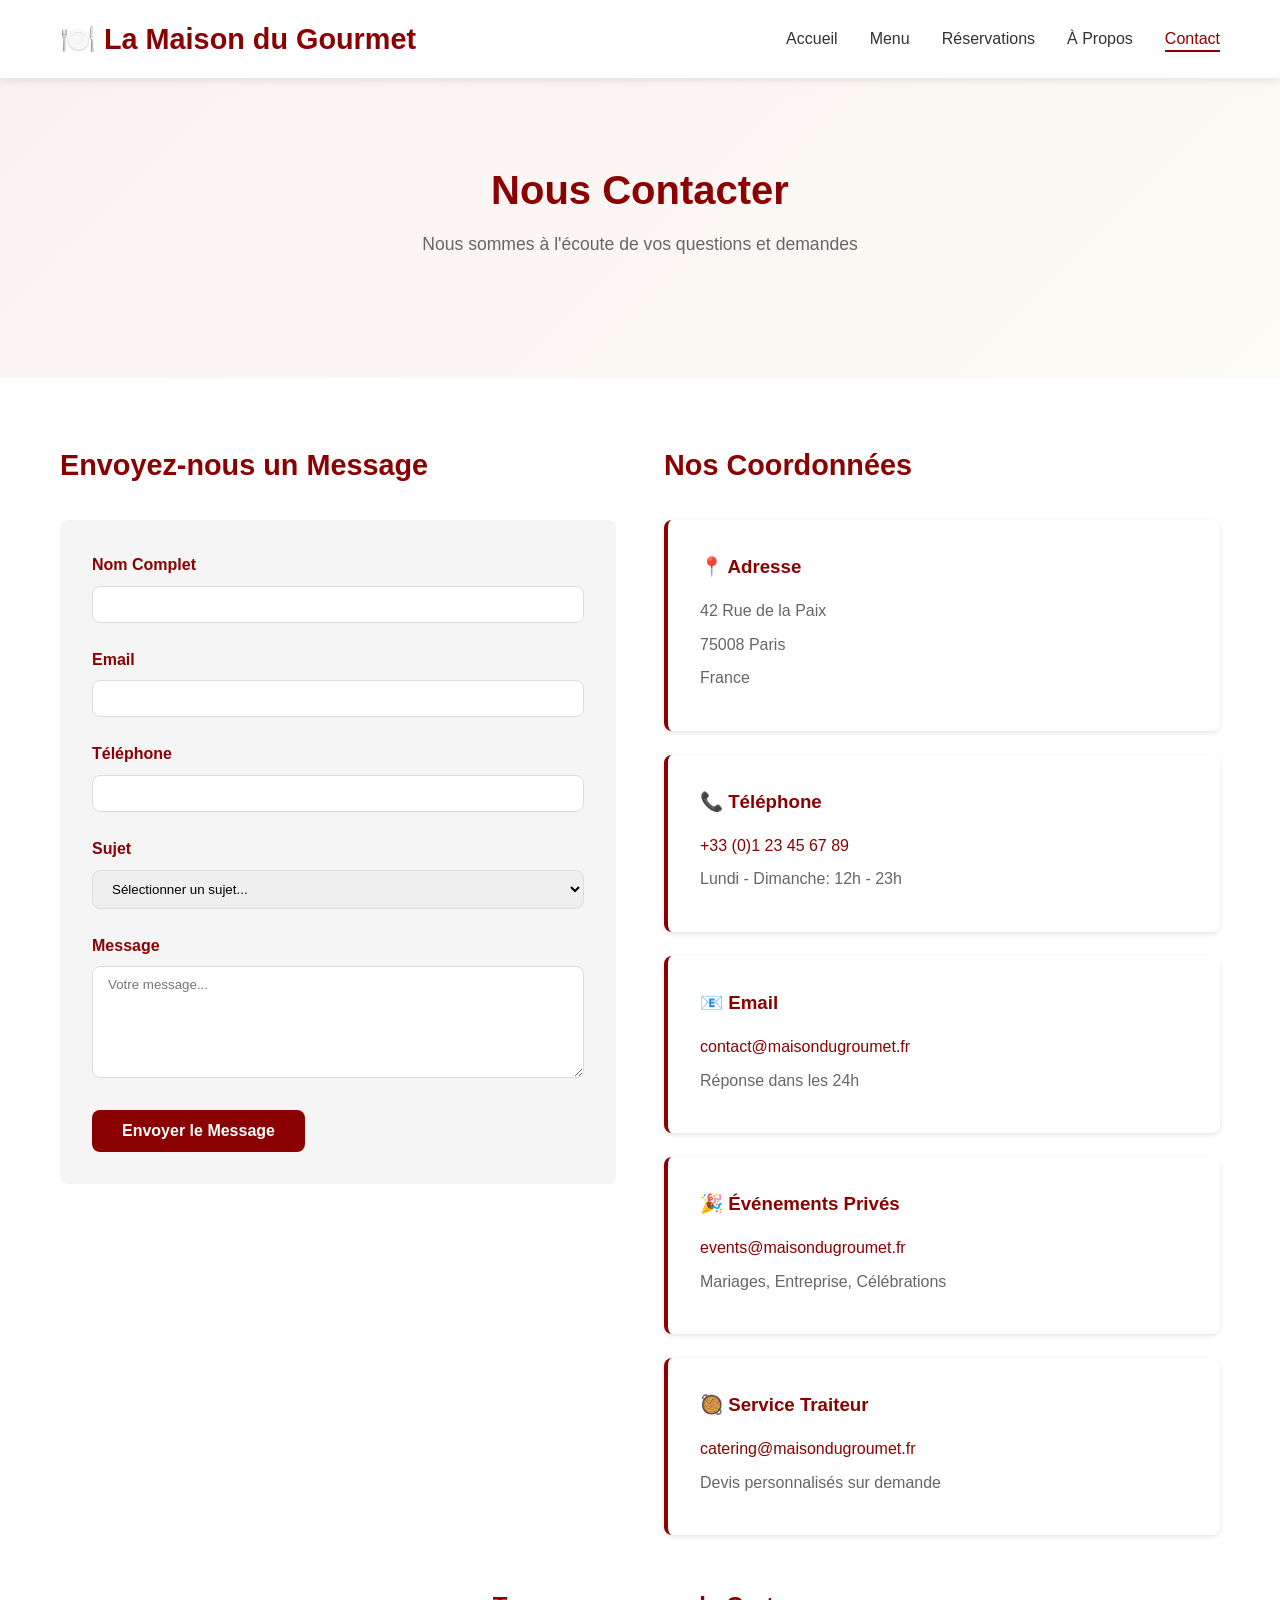
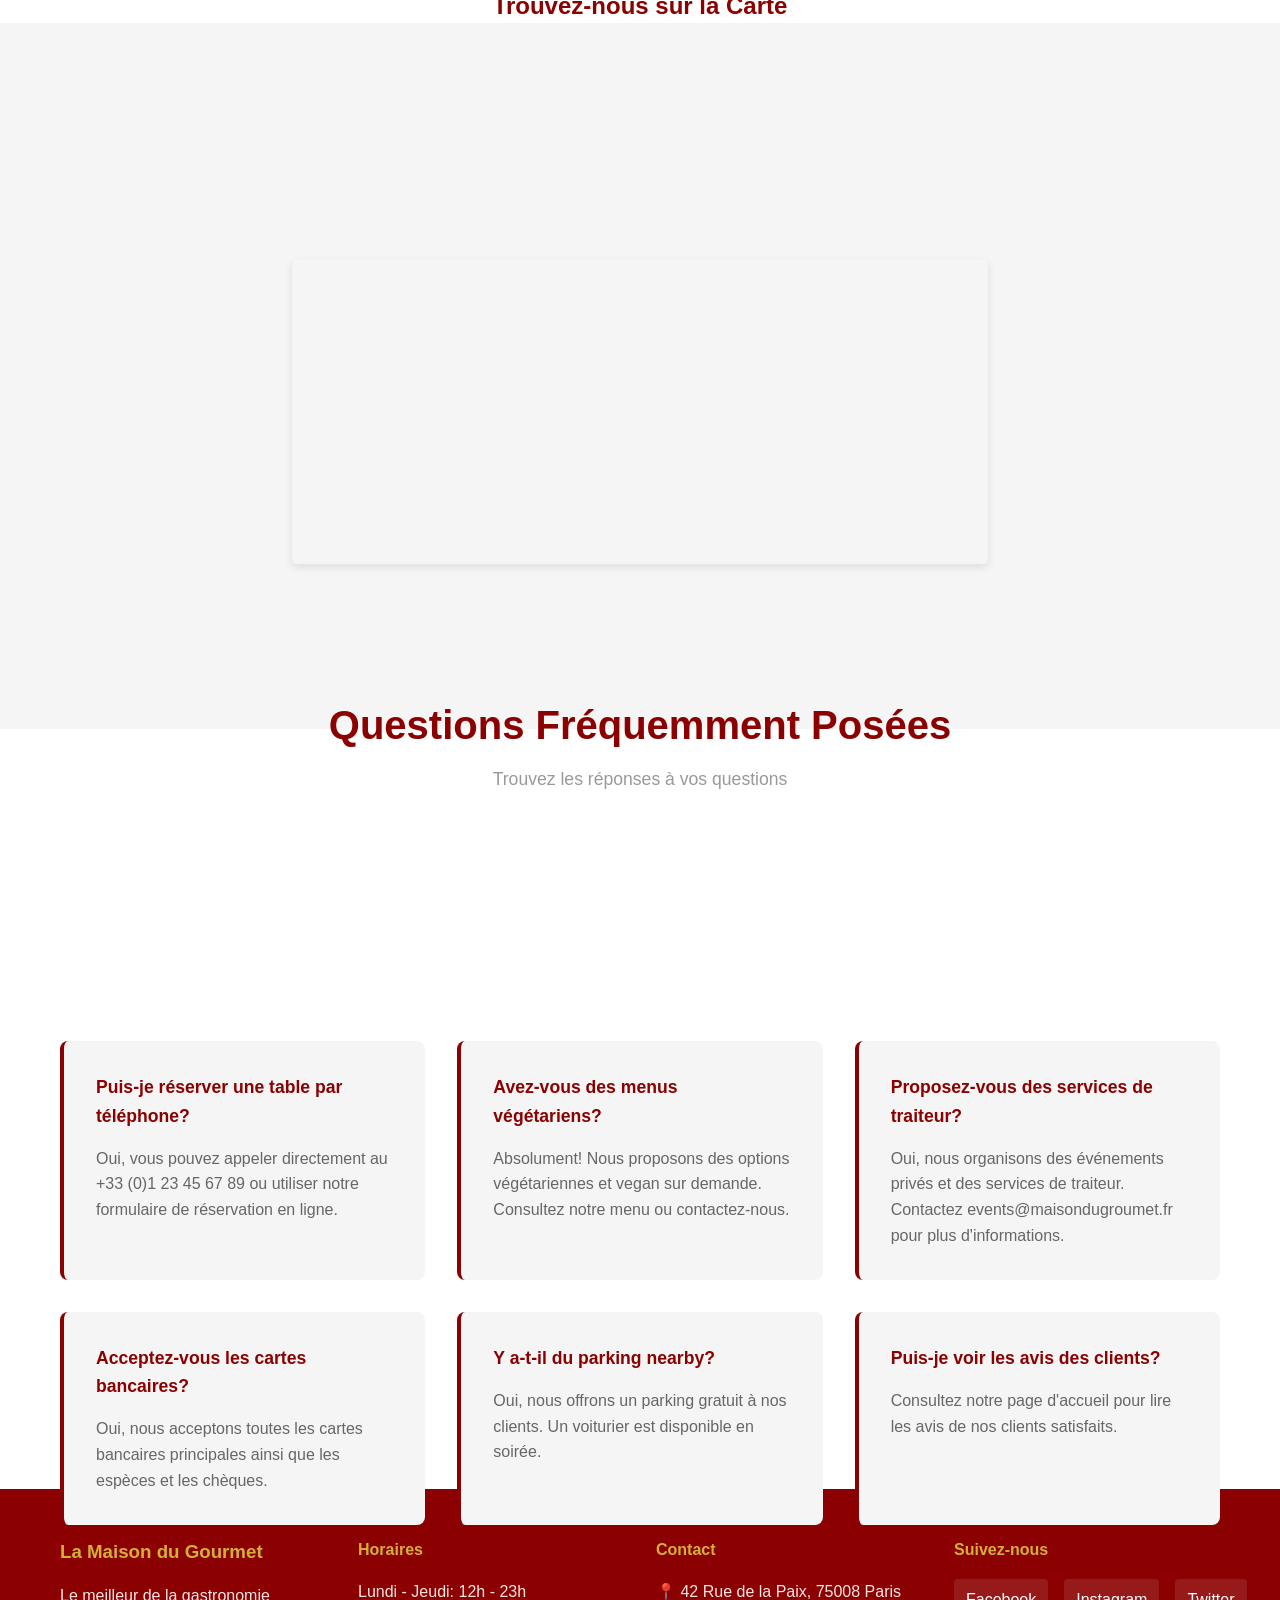
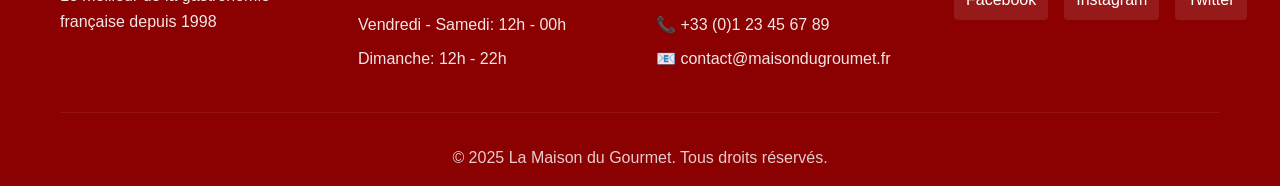
<file: page/contact.html>
<!DOCTYPE html>
<html lang="fr">
<head>
    <meta charset="UTF-8">
    <meta name="viewport" content="width=device-width, initial-scale=1.0">
    <title>Contact - La Maison du Gourmet</title>
    <link rel="stylesheet" href="../css/style.css">
    <link href="https://unpkg.com/aos@2.3.1/dist/aos.css" rel="stylesheet">
</head>
<body>
    <!-- NAVBAR -->
    <nav class="navbar">
        <div class="container">
            <div class="nav-wrapper">
                <div class="logo">
                    <h1>🍽️ La Maison du Gourmet</h1>
                </div>
                <div class="nav-toggle" id="navToggle">
                    <span></span>
                    <span></span>
                    <span></span>
                </div>
                <ul class="nav-menu" id="navMenu">
                    <li><a href="../index.html">Accueil</a></li>
                    <li><a href="menu.html">Menu</a></li>
                    <li><a href="reservations.html">Réservations</a></li>
                    <li><a href="about.html">À Propos</a></li>
                    <li><a href="contact.html" class="active">Contact</a></li>
                </ul>
            </div>
        </div>
    </nav>

    <!-- HERO SECTION -->
    <section class="hero hero-small">
        <div class="hero-content" data-aos="fade-up" data-aos-duration="1000">
            <h1>Nous Contacter</h1>
            <p>Nous sommes à l'écoute de vos questions et demandes</p>
        </div>
    </section>

    <!-- CONTACT SECTION -->
    <section class="contact-section">
        <div class="container">
            <div class="contact-wrapper">
                <!-- FORM -->
                <div class="contact-form-container" data-aos="fade-right">
                    <h2>Envoyez-nous un Message</h2>
                    <form class="contact-form" id="contactForm">
                        <div class="form-group">
                            <label for="cname">Nom Complet</label>
                            <input type="text" id="cname" name="cname" required>
                        </div>
                        <div class="form-group">
                            <label for="cemail">Email</label>
                            <input type="email" id="cemail" name="cemail" required>
                        </div>
                        <div class="form-group">
                            <label for="cphone">Téléphone</label>
                            <input type="tel" id="cphone" name="cphone">
                        </div>
                        <div class="form-group">
                            <label for="subject">Sujet</label>
                            <select id="subject" name="subject" required>
                                <option value="">Sélectionner un sujet...</option>
                                <option value="reservation">Question sur les réservations</option>
                                <option value="menu">Question sur le menu</option>
                                <option value="event">Événements privés</option>
                                <option value="catering">Service de traiteur</option>
                                <option value="other">Autre</option>
                            </select>
                        </div>
                        <div class="form-group">
                            <label for="message">Message</label>
                            <textarea id="message" name="message" rows="6" required placeholder="Votre message..."></textarea>
                        </div>
                        <button type="submit" class="btn btn-primary">Envoyer le Message</button>
                    </form>
                </div>

                <!-- CONTACT INFO -->
                <div class="contact-info" data-aos="fade-left">
                    <h2>Nos Coordonnées</h2>
                    
                    <div class="contact-item">
                        <h3>📍 Adresse</h3>
                        <p>42 Rue de la Paix</p>
                        <p>75008 Paris</p>
                        <p>France</p>
                    </div>

                    <div class="contact-item">
                        <h3>📞 Téléphone</h3>
                        <p><a href="tel:+33123456789">+33 (0)1 23 45 67 89</a></p>
                        <p>Lundi - Dimanche: 12h - 23h</p>
                    </div>

                    <div class="contact-item">
                        <h3>📧 Email</h3>
                        <p><a href="mailto:contact@maisondugroumet.fr">contact@maisondugroumet.fr</a></p>
                        <p>Réponse dans les 24h</p>
                    </div>

                    <div class="contact-item">
                        <h3>🎉 Événements Privés</h3>
                        <p><a href="mailto:events@maisondugroumet.fr">events@maisondugroumet.fr</a></p>
                        <p>Mariages, Entreprise, Célébrations</p>
                    </div>

                    <div class="contact-item">
                        <h3>🥘 Service Traiteur</h3>
                        <p><a href="mailto:catering@maisondugroumet.fr">catering@maisondugroumet.fr</a></p>
                        <p>Devis personnalisés sur demande</p>
                    </div>
                </div>
            </div>
        </div>
    </section>

    <!-- MAP SECTION -->
    <section class="map-section">
        <div class="container">
            <h2 data-aos="fade-down">Trouvez-nous sur la Carte</h2>
            <div class="map-container" data-aos="zoom-in">
                <iframe src="https://www.google.com/maps/embed?pb=!1m18!1m12!1m3!1d2624.856490949326!2d2.3069!3d48.8728!2m3!1f0!2f0!3f0!3m2!1i1024!2i768!4f13.1!3m3!1m2!1s0x47e66f42e34c6c6f%3A0x5c8a3e7c3d6f3f6f!2s42%20Rue%20de%20la%20Paix%2C%2075008%20Paris!5e0!3m2!1sfr!2sfr!4v1234567890" width="100%" height="500" style="border:0;" allowfullscreen="" loading="lazy" referrerpolicy="no-referrer-when-downgrade"></iframe>
            </div>
        </div>
    </section>

    <!-- FAQ SECTION -->
    <section class="faq-section">
        <div class="container">
            <div class="section-title" data-aos="fade-down">
                <h2>Questions Fréquemment Posées</h2>
                <p>Trouvez les réponses à vos questions</p>
            </div>
            <div class="faq-grid">
                <div class="faq-card" data-aos="fade-up">
                    <h3>Puis-je réserver une table par téléphone?</h3>
                    <p>Oui, vous pouvez appeler directement au +33 (0)1 23 45 67 89 ou utiliser notre formulaire de réservation en ligne.</p>
                </div>
                <div class="faq-card" data-aos="fade-up" data-aos-delay="100">
                    <h3>Avez-vous des menus végétariens?</h3>
                    <p>Absolument! Nous proposons des options végétariennes et vegan sur demande. Consultez notre menu ou contactez-nous.</p>
                </div>
                <div class="faq-card" data-aos="fade-up" data-aos-delay="200">
                    <h3>Proposez-vous des services de traiteur?</h3>
                    <p>Oui, nous organisons des événements privés et des services de traiteur. Contactez events@maisondugroumet.fr pour plus d'informations.</p>
                </div>
                <div class="faq-card" data-aos="fade-up" data-aos-delay="300">
                    <h3>Acceptez-vous les cartes bancaires?</h3>
                    <p>Oui, nous acceptons toutes les cartes bancaires principales ainsi que les espèces et les chèques.</p>
                </div>
                <div class="faq-card" data-aos="fade-up" data-aos-delay="400">
                    <h3>Y a-t-il du parking nearby?</h3>
                    <p>Oui, nous offrons un parking gratuit à nos clients. Un voiturier est disponible en soirée.</p>
                </div>
                <div class="faq-card" data-aos="fade-up" data-aos-delay="500">
                    <h3>Puis-je voir les avis des clients?</h3>
                    <p>Consultez notre page d'accueil pour lire les avis de nos clients satisfaits.</p>
                </div>
            </div>
        </div>
    </section>

    <!-- FOOTER -->
    <footer class="footer">
        <div class="container">
            <div class="footer-content">
                <div class="footer-section">
                    <h3>La Maison du Gourmet</h3>
                    <p>Le meilleur de la gastronomie française depuis 1998</p>
                </div>
                <div class="footer-section">
                    <h4>Horaires</h4>
                    <p>Lundi - Jeudi: 12h - 23h</p>
                    <p>Vendredi - Samedi: 12h - 00h</p>
                    <p>Dimanche: 12h - 22h</p>
                </div>
                <div class="footer-section">
                    <h4>Contact</h4>
                    <p>📍 42 Rue de la Paix, 75008 Paris</p>
                    <p>📞 +33 (0)1 23 45 67 89</p>
                    <p>📧 contact@maisondugroumet.fr</p>
                </div>
                <div class="footer-section">
                    <h4>Suivez-nous</h4>
                    <div class="social-links">
                        <a href="#" class="social-icon">Facebook</a>
                        <a href="#" class="social-icon">Instagram</a>
                        <a href="#" class="social-icon">Twitter</a>
                    </div>
                </div>
            </div>
            <div class="footer-bottom">
                <p>&copy; 2025 La Maison du Gourmet. Tous droits réservés.</p>
            </div>
        </div>
    </footer>

    <script src="https://unpkg.com/aos@2.3.1/dist/aos.js"></script>
    <script src="../js/script.js"></script>
</body>
</html>
</file>
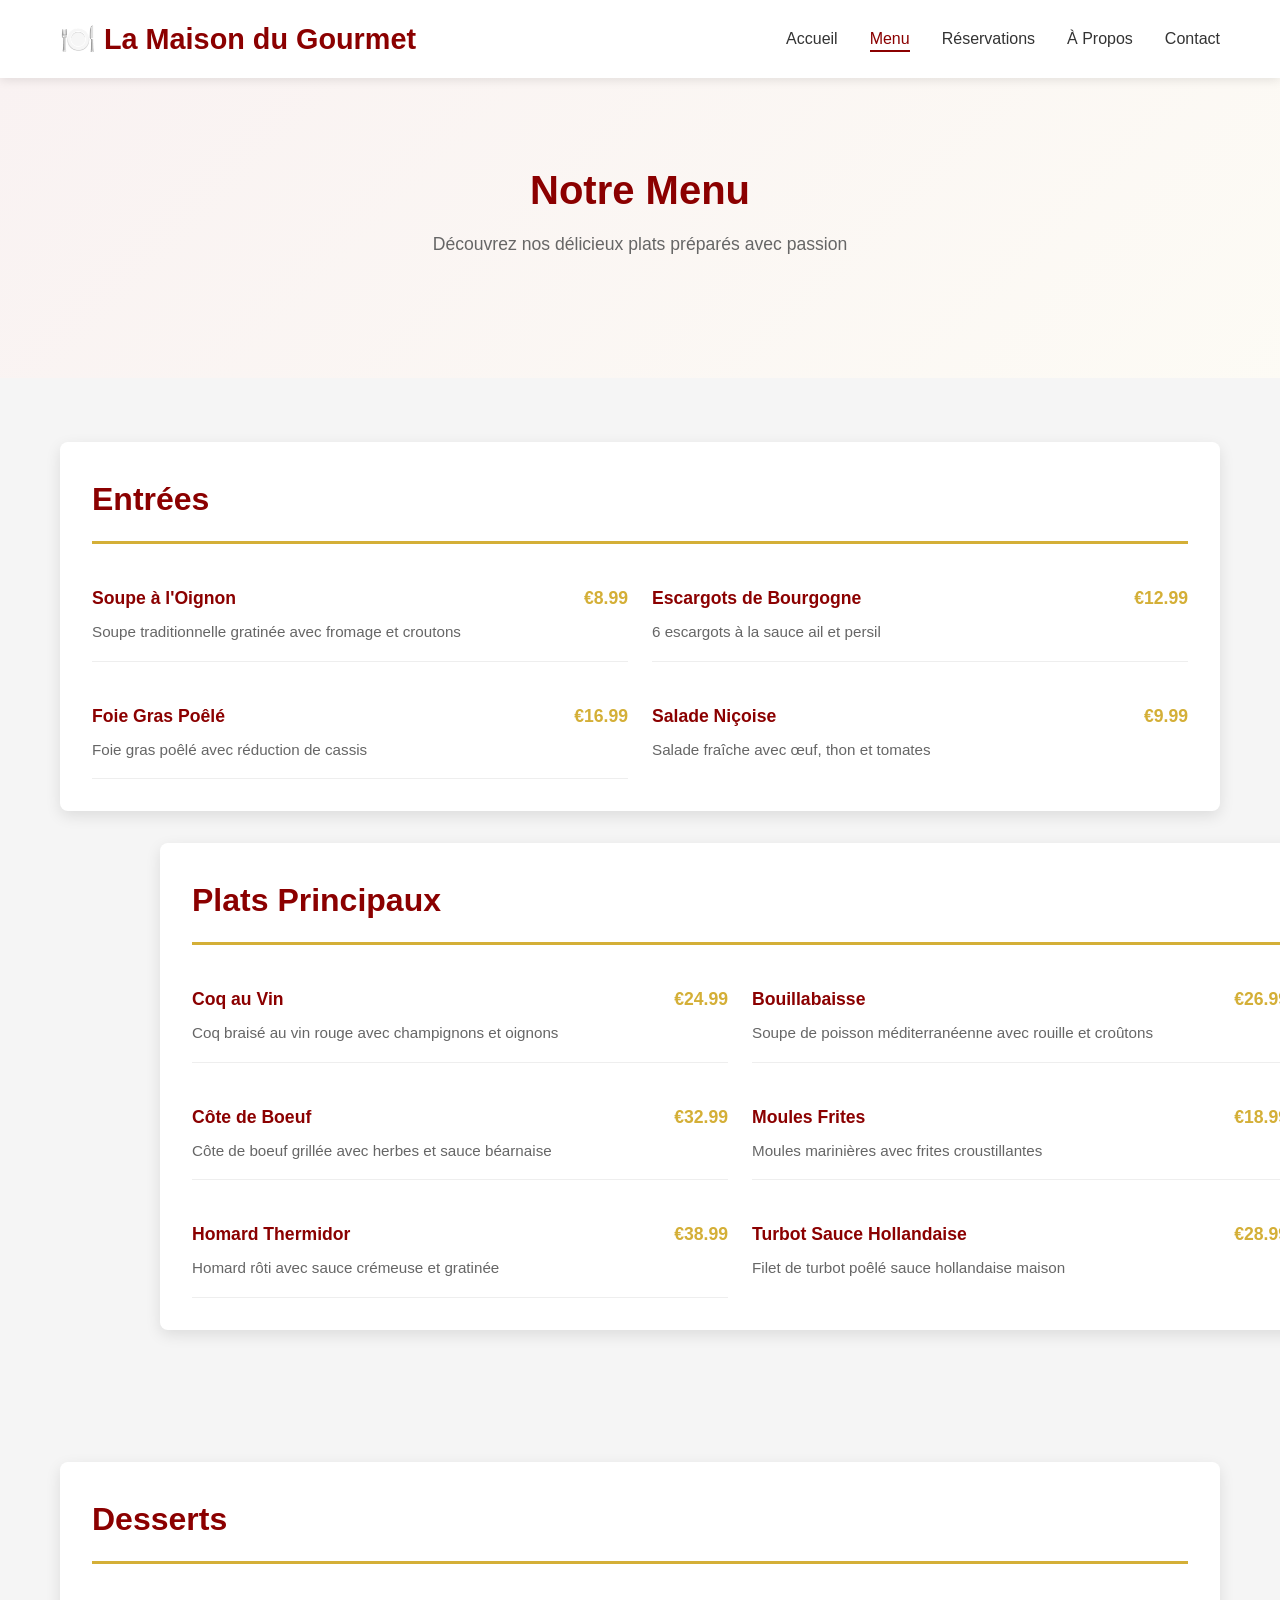
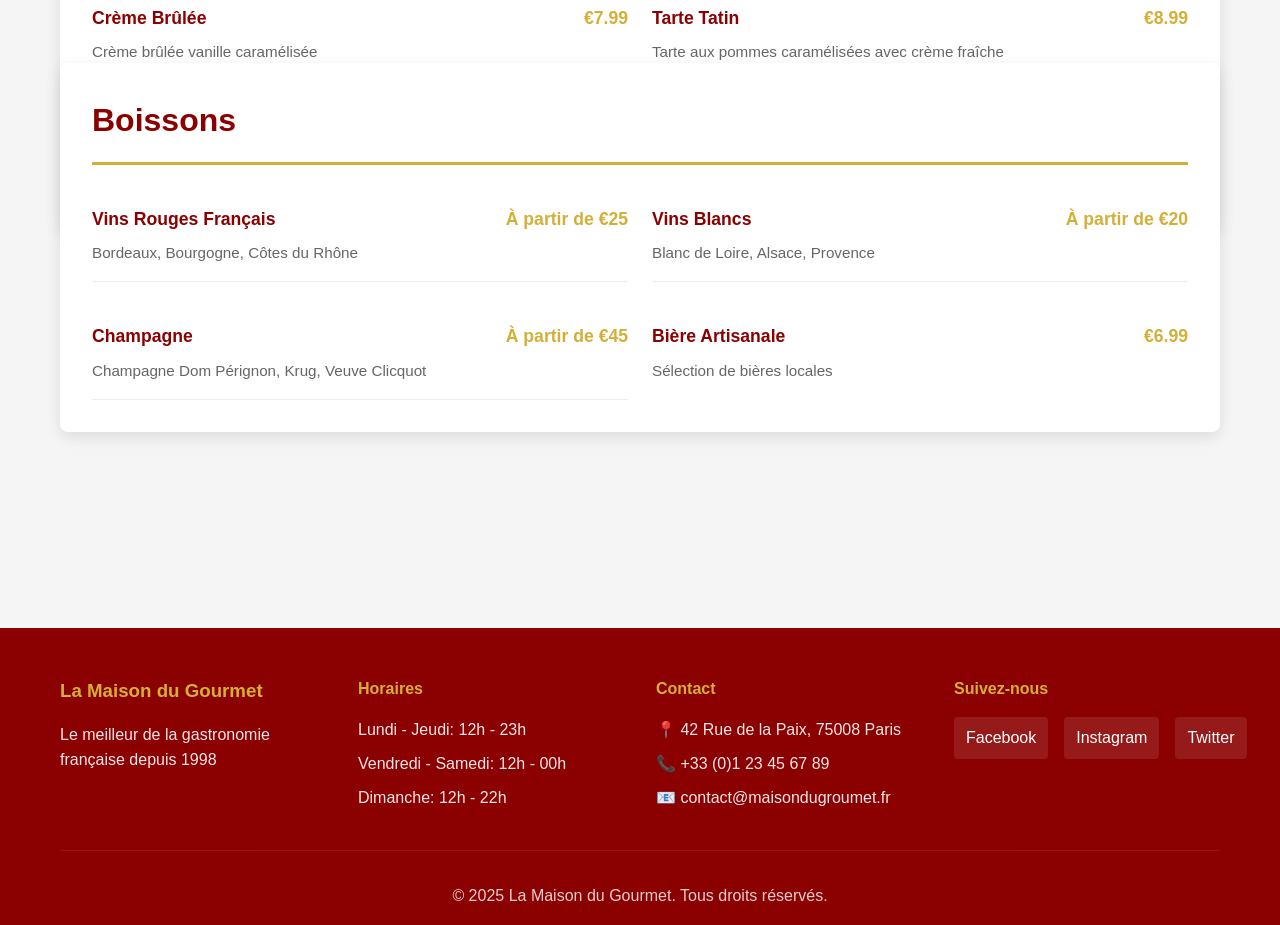
<file: page/menu.html>
<!DOCTYPE html>
<html lang="fr">
<head>
    <meta charset="UTF-8">
    <meta name="viewport" content="width=device-width, initial-scale=1.0">
    <title>Menu - La Maison du Gourmet</title>
    <link rel="stylesheet" href="../css/style.css">
    <link href="https://unpkg.com/aos@2.3.1/dist/aos.css" rel="stylesheet">
</head>
<body>
    <!-- NAVBAR -->
    <nav class="navbar">
        <div class="container">
            <div class="nav-wrapper">
                <div class="logo">
                    <h1>🍽️ La Maison du Gourmet</h1>
                </div>
                <div class="nav-toggle" id="navToggle">
                    <span></span>
                    <span></span>
                    <span></span>
                </div>
                <ul class="nav-menu" id="navMenu">
                    <li><a href="../index.html">Accueil</a></li>
                    <li><a href="menu.html" class="active">Menu</a></li>
                    <li><a href="reservations.html">Réservations</a></li>
                    <li><a href="about.html">À Propos</a></li>
                    <li><a href="contact.html">Contact</a></li>
                </ul>
            </div>
        </div>
    </nav>

    <!-- HERO SECTION -->
    <section class="hero hero-small">
        <div class="hero-content" data-aos="fade-up" data-aos-duration="1000">
            <h1>Notre Menu</h1>
            <p>Découvrez nos délicieux plats préparés avec passion</p>
        </div>
    </section>

    <!-- MENU SECTION -->
    <section class="menu-section">
        <div class="container">
            <!-- ENTRÉES -->
            <div class="menu-category" data-aos="fade-right">
                <h2 class="menu-category-title">Entrées</h2>
                <div class="menu-items">
                    <div class="menu-item">
                        <div class="item-header">
                            <h3>Soupe à l'Oignon</h3>
                            <span class="price">€8.99</span>
                        </div>
                        <p>Soupe traditionnelle gratinée avec fromage et croutons</p>
                    </div>
                    <div class="menu-item">
                        <div class="item-header">
                            <h3>Escargots de Bourgogne</h3>
                            <span class="price">€12.99</span>
                        </div>
                        <p>6 escargots à la sauce ail et persil</p>
                    </div>
                    <div class="menu-item">
                        <div class="item-header">
                            <h3>Foie Gras Poêlé</h3>
                            <span class="price">€16.99</span>
                        </div>
                        <p>Foie gras poêlé avec réduction de cassis</p>
                    </div>
                    <div class="menu-item">
                        <div class="item-header">
                            <h3>Salade Niçoise</h3>
                            <span class="price">€9.99</span>
                        </div>
                        <p>Salade fraîche avec œuf, thon et tomates</p>
                    </div>
                </div>
            </div>

            <!-- PLATS PRINCIPAUX -->
            <div class="menu-category" data-aos="fade-left">
                <h2 class="menu-category-title">Plats Principaux</h2>
                <div class="menu-items">
                    <div class="menu-item">
                        <div class="item-header">
                            <h3>Coq au Vin</h3>
                            <span class="price">€24.99</span>
                        </div>
                        <p>Coq braisé au vin rouge avec champignons et oignons</p>
                    </div>
                    <div class="menu-item">
                        <div class="item-header">
                            <h3>Bouillabaisse</h3>
                            <span class="price">€26.99</span>
                        </div>
                        <p>Soupe de poisson méditerranéenne avec rouille et croûtons</p>
                    </div>
                    <div class="menu-item">
                        <div class="item-header">
                            <h3>Côte de Boeuf</h3>
                            <span class="price">€32.99</span>
                        </div>
                        <p>Côte de boeuf grillée avec herbes et sauce béarnaise</p>
                    </div>
                    <div class="menu-item">
                        <div class="item-header">
                            <h3>Moules Frites</h3>
                            <span class="price">€18.99</span>
                        </div>
                        <p>Moules marinières avec frites croustillantes</p>
                    </div>
                    <div class="menu-item">
                        <div class="item-header">
                            <h3>Homard Thermidor</h3>
                            <span class="price">€38.99</span>
                        </div>
                        <p>Homard rôti avec sauce crémeuse et gratinée</p>
                    </div>
                    <div class="menu-item">
                        <div class="item-header">
                            <h3>Turbot Sauce Hollandaise</h3>
                            <span class="price">€28.99</span>
                        </div>
                        <p>Filet de turbot poêlé sauce hollandaise maison</p>
                    </div>
                </div>
            </div>

            <!-- DESSERTS -->
            <div class="menu-category" data-aos="fade-up">
                <h2 class="menu-category-title">Desserts</h2>
                <div class="menu-items">
                    <div class="menu-item">
                        <div class="item-header">
                            <h3>Crème Brûlée</h3>
                            <span class="price">€7.99</span>
                        </div>
                        <p>Crème brûlée vanille caramélisée</p>
                    </div>
                    <div class="menu-item">
                        <div class="item-header">
                            <h3>Tarte Tatin</h3>
                            <span class="price">€8.99</span>
                        </div>
                        <p>Tarte aux pommes caramélisées avec crème fraîche</p>
                    </div>
                    <div class="menu-item">
                        <div class="item-header">
                            <h3>Soufflé au Chocolat</h3>
                            <span class="price">€9.99</span>
                        </div>
                        <p>Soufflé au chocolat noir fondant</p>
                    </div>
                    <div class="menu-item">
                        <div class="item-header">
                            <h3>Moelleux aux Fruits Rouges</h3>
                            <span class="price">€8.99</span>
                        </div>
                        <p>Moelleux aux fruits rouges et coulis de framboise</p>
                    </div>
                </div>
            </div>

            <!-- BOISSONS -->
            <div class="menu-category" data-aos="fade-down">
                <h2 class="menu-category-title">Boissons</h2>
                <div class="menu-items">
                    <div class="menu-item">
                        <div class="item-header">
                            <h3>Vins Rouges Français</h3>
                            <span class="price">À partir de €25</span>
                        </div>
                        <p>Bordeaux, Bourgogne, Côtes du Rhône</p>
                    </div>
                    <div class="menu-item">
                        <div class="item-header">
                            <h3>Vins Blancs</h3>
                            <span class="price">À partir de €20</span>
                        </div>
                        <p>Blanc de Loire, Alsace, Provence</p>
                    </div>
                    <div class="menu-item">
                        <div class="item-header">
                            <h3>Champagne</h3>
                            <span class="price">À partir de €45</span>
                        </div>
                        <p>Champagne Dom Pérignon, Krug, Veuve Clicquot</p>
                    </div>
                    <div class="menu-item">
                        <div class="item-header">
                            <h3>Bière Artisanale</h3>
                            <span class="price">€6.99</span>
                        </div>
                        <p>Sélection de bières locales</p>
                    </div>
                </div>
            </div>
        </div>
    </section>

    <!-- FOOTER -->
    <footer class="footer">
        <div class="container">
            <div class="footer-content">
                <div class="footer-section">
                    <h3>La Maison du Gourmet</h3>
                    <p>Le meilleur de la gastronomie française depuis 1998</p>
                </div>
                <div class="footer-section">
                    <h4>Horaires</h4>
                    <p>Lundi - Jeudi: 12h - 23h</p>
                    <p>Vendredi - Samedi: 12h - 00h</p>
                    <p>Dimanche: 12h - 22h</p>
                </div>
                <div class="footer-section">
                    <h4>Contact</h4>
                    <p>📍 42 Rue de la Paix, 75008 Paris</p>
                    <p>📞 +33 (0)1 23 45 67 89</p>
                    <p>📧 contact@maisondugroumet.fr</p>
                </div>
                <div class="footer-section">
                    <h4>Suivez-nous</h4>
                    <div class="social-links">
                        <a href="#" class="social-icon">Facebook</a>
                        <a href="#" class="social-icon">Instagram</a>
                        <a href="#" class="social-icon">Twitter</a>
                    </div>
                </div>
            </div>
            <div class="footer-bottom">
                <p>&copy; 2025 La Maison du Gourmet. Tous droits réservés.</p>
            </div>
        </div>
    </footer>

    <script src="https://unpkg.com/aos@2.3.1/dist/aos.js"></script>
    <script src="../js/script.js"></script>
</body>
</html>
</file>
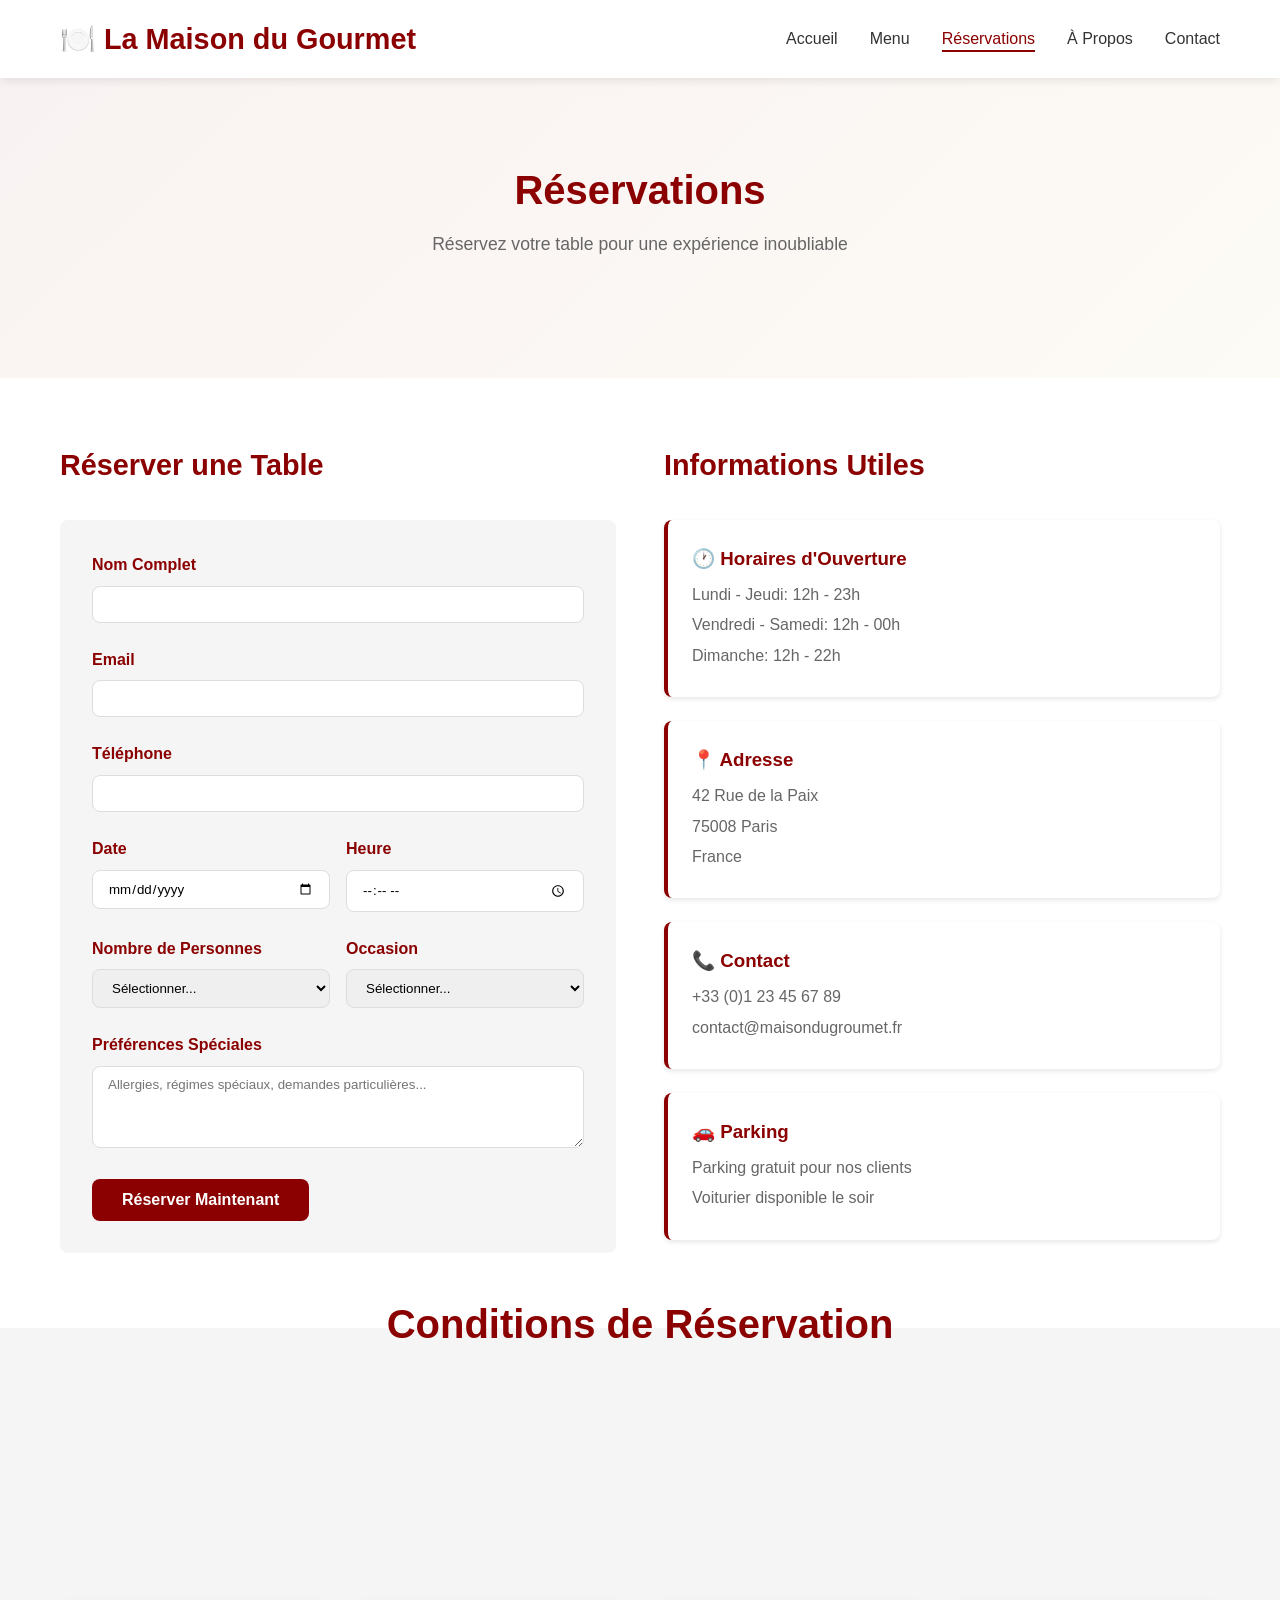
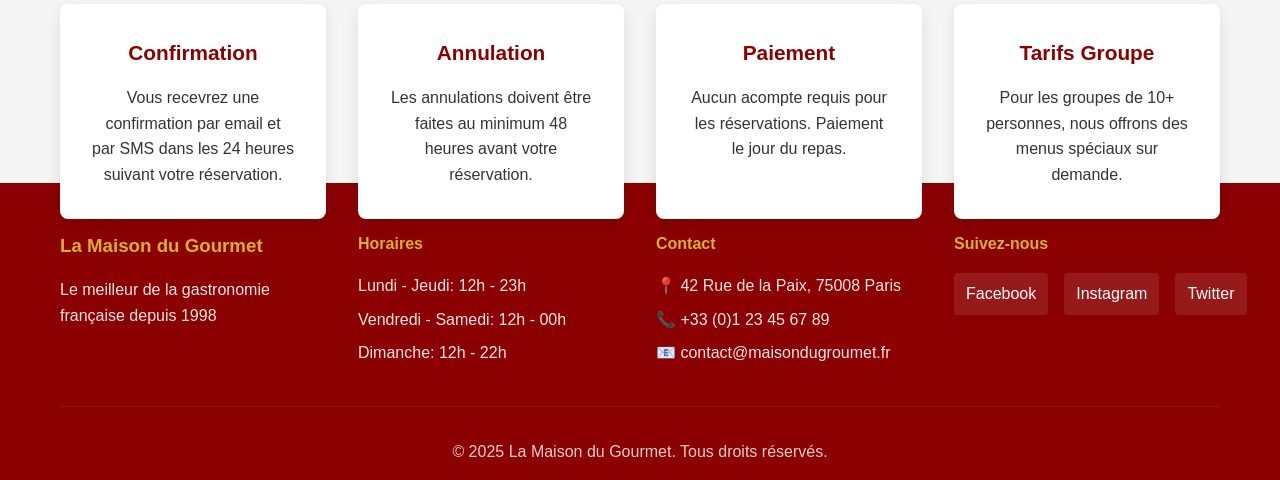
<file: page/reservations.html>
<!DOCTYPE html>
<html lang="fr">
<head>
    <meta charset="UTF-8">
    <meta name="viewport" content="width=device-width, initial-scale=1.0">
    <title>Réservations - La Maison du Gourmet</title>
    <link rel="stylesheet" href="../css/style.css">
    <link href="https://unpkg.com/aos@2.3.1/dist/aos.css" rel="stylesheet">
</head>
<body>
    <!-- NAVBAR -->
    <nav class="navbar">
        <div class="container">
            <div class="nav-wrapper">
                <div class="logo">
                    <h1>🍽️ La Maison du Gourmet</h1>
                </div>
                <div class="nav-toggle" id="navToggle">
                    <span></span>
                    <span></span>
                    <span></span>
                </div>
                <ul class="nav-menu" id="navMenu">
                    <li><a href="../index.html">Accueil</a></li>
                    <li><a href="menu.html">Menu</a></li>
                    <li><a href="reservations.html" class="active">Réservations</a></li>
                    <li><a href="about.html">À Propos</a></li>
                    <li><a href="contact.html">Contact</a></li>
                </ul>
            </div>
        </div>
    </nav>

    <!-- HERO SECTION -->
    <section class="hero hero-small">
        <div class="hero-content" data-aos="fade-up" data-aos-duration="1000">
            <h1>Réservations</h1>
            <p>Réservez votre table pour une expérience inoubliable</p>
        </div>
    </section>

    <!-- BOOKING SECTION -->
    <section class="booking-section">
        <div class="container">
            <div class="booking-wrapper">
                <div class="booking-form-container" data-aos="fade-right">
                    <h2>Réserver une Table</h2>
                    <form class="booking-form" id="bookingForm">
                        <div class="form-group">
                            <label for="name">Nom Complet</label>
                            <input type="text" id="name" name="name" required>
                        </div>
                        <div class="form-group">
                            <label for="email">Email</label>
                            <input type="email" id="email" name="email" required>
                        </div>
                        <div class="form-group">
                            <label for="phone">Téléphone</label>
                            <input type="tel" id="phone" name="phone" required>
                        </div>
                        <div class="form-row">
                            <div class="form-group">
                                <label for="date">Date</label>
                                <input type="date" id="date" name="date" required>
                            </div>
                            <div class="form-group">
                                <label for="time">Heure</label>
                                <input type="time" id="time" name="time" required>
                            </div>
                        </div>
                        <div class="form-row">
                            <div class="form-group">
                                <label for="guests">Nombre de Personnes</label>
                                <select id="guests" name="guests" required>
                                    <option value="">Sélectionner...</option>
                                    <option value="1">1 personne</option>
                                    <option value="2">2 personnes</option>
                                    <option value="3">3 personnes</option>
                                    <option value="4">4 personnes</option>
                                    <option value="5">5 personnes</option>
                                    <option value="6">6 personnes</option>
                                    <option value="7">7 personnes</option>
                                    <option value="8">8+ personnes</option>
                                </select>
                            </div>
                            <div class="form-group">
                                <label for="occasion">Occasion</label>
                                <select id="occasion" name="occasion">
                                    <option value="">Sélectionner...</option>
                                    <option value="anniversaire">Anniversaire</option>
                                    <option value="fiancailles">Fiançailles</option>
                                    <option value="mariage">Mariage</option>
                                    <option value="affaires">Affaires</option>
                                    <option value="famille">Famille</option>
                                    <option value="autre">Autre</option>
                                </select>
                            </div>
                        </div>
                        <div class="form-group">
                            <label for="preferences">Préférences Spéciales</label>
                            <textarea id="preferences" name="preferences" rows="4" placeholder="Allergies, régimes spéciaux, demandes particulières..."></textarea>
                        </div>
                        <button type="submit" class="btn btn-primary">Réserver Maintenant</button>
                    </form>
                </div>
                <div class="booking-info" data-aos="fade-left">
                    <h2>Informations Utiles</h2>
                    <div class="info-box">
                        <h3>🕐 Horaires d'Ouverture</h3>
                        <p>Lundi - Jeudi: 12h - 23h</p>
                        <p>Vendredi - Samedi: 12h - 00h</p>
                        <p>Dimanche: 12h - 22h</p>
                    </div>
                    <div class="info-box">
                        <h3>📍 Adresse</h3>
                        <p>42 Rue de la Paix</p>
                        <p>75008 Paris</p>
                        <p>France</p>
                    </div>
                    <div class="info-box">
                        <h3>📞 Contact</h3>
                        <p>+33 (0)1 23 45 67 89</p>
                        <p>contact@maisondugroumet.fr</p>
                    </div>
                    <div class="info-box">
                        <h3>🚗 Parking</h3>
                        <p>Parking gratuit pour nos clients</p>
                        <p>Voiturier disponible le soir</p>
                    </div>
                </div>
            </div>
        </div>
    </section>

    <!-- CONDITIONS SECTION -->
    <section class="conditions">
        <div class="container">
            <div class="section-title" data-aos="fade-down">
                <h2>Conditions de Réservation</h2>
            </div>
            <div class="conditions-grid">
                <div class="condition-card" data-aos="fade-up">
                    <h3>Confirmation</h3>
                    <p>Vous recevrez une confirmation par email et par SMS dans les 24 heures suivant votre réservation.</p>
                </div>
                <div class="condition-card" data-aos="fade-up" data-aos-delay="100">
                    <h3>Annulation</h3>
                    <p>Les annulations doivent être faites au minimum 48 heures avant votre réservation.</p>
                </div>
                <div class="condition-card" data-aos="fade-up" data-aos-delay="200">
                    <h3>Paiement</h3>
                    <p>Aucun acompte requis pour les réservations. Paiement le jour du repas.</p>
                </div>
                <div class="condition-card" data-aos="fade-up" data-aos-delay="300">
                    <h3>Tarifs Groupe</h3>
                    <p>Pour les groupes de 10+ personnes, nous offrons des menus spéciaux sur demande.</p>
                </div>
            </div>
        </div>
    </section>

    <!-- FOOTER -->
    <footer class="footer">
        <div class="container">
            <div class="footer-content">
                <div class="footer-section">
                    <h3>La Maison du Gourmet</h3>
                    <p>Le meilleur de la gastronomie française depuis 1998</p>
                </div>
                <div class="footer-section">
                    <h4>Horaires</h4>
                    <p>Lundi - Jeudi: 12h - 23h</p>
                    <p>Vendredi - Samedi: 12h - 00h</p>
                    <p>Dimanche: 12h - 22h</p>
                </div>
                <div class="footer-section">
                    <h4>Contact</h4>
                    <p>📍 42 Rue de la Paix, 75008 Paris</p>
                    <p>📞 +33 (0)1 23 45 67 89</p>
                    <p>📧 contact@maisondugroumet.fr</p>
                </div>
                <div class="footer-section">
                    <h4>Suivez-nous</h4>
                    <div class="social-links">
                        <a href="#" class="social-icon">Facebook</a>
                        <a href="#" class="social-icon">Instagram</a>
                        <a href="#" class="social-icon">Twitter</a>
                    </div>
                </div>
            </div>
            <div class="footer-bottom">
                <p>&copy; 2025 La Maison du Gourmet. Tous droits réservés.</p>
            </div>
        </div>
    </footer>

    <script src="https://unpkg.com/aos@2.3.1/dist/aos.js"></script>
    <script src="../js/script.js"></script>
</body>
</html>
</file>
<file: css/style.css>
* {
    margin: 0;
    padding: 0;
    box-sizing: border-box;
}

:root {
    --primary-color: #8b0000;
    --secondary-color: #d4af37;
    --text-color: #333;
    --light-bg: #f5f5f5;
    --white: #fff;
    --border-radius: 8px;
    --transition: all 0.3s ease;
}

body {
    font-family: 'Segoe UI', Tahoma, Geneva, Verdana, sans-serif;
    color: var(--text-color);
    line-height: 1.6;
}

.container {
    max-width: 1200px;
    margin: 0 auto;
    padding: 0 20px;
}

/* ===== NAVBAR ===== */
.navbar {
    background: var(--white);
    box-shadow: 0 2px 10px rgba(0, 0, 0, 0.1);
    position: sticky;
    top: 0;
    z-index: 1000;
}

.nav-wrapper {
    display: flex;
    justify-content: space-between;
    align-items: center;
    padding: 1rem 0;
}

.logo h1 {
    color: var(--primary-color);
    font-size: 1.8rem;
    font-weight: bold;
}

.nav-menu {
    display: flex;
    list-style: none;
    gap: 2rem;
}

.nav-menu a {
    text-decoration: none;
    color: var(--text-color);
    font-weight: 500;
    transition: var(--transition);
    position: relative;
}

.nav-menu a:hover,
.nav-menu a.active {
    color: var(--primary-color);
}

.nav-menu a::after {
    content: '';
    position: absolute;
    bottom: -5px;
    left: 0;
    width: 0;
    height: 2px;
    background: var(--primary-color);
    transition: width 0.3s ease;
}

.nav-menu a:hover::after,
.nav-menu a.active::after {
    width: 100%;
}

.nav-toggle {
    display: none;
    flex-direction: column;
    cursor: pointer;
    gap: 5px;
}

.nav-toggle span {
    width: 25px;
    height: 3px;
    background: var(--primary-color);
    border-radius: 2px;
    transition: var(--transition);
}

/* ===== BUTTONS ===== */
.btn {
    display: inline-block;
    padding: 12px 30px;
    border: none;
    border-radius: var(--border-radius);
    cursor: pointer;
    font-size: 1rem;
    font-weight: 600;
    text-decoration: none;
    transition: var(--transition);
    margin-right: 10px;
}

.btn-primary {
    background: var(--primary-color);
    color: var(--white);
}

.btn-primary:hover {
    background: #6b0000;
    transform: translateY(-2px);
    box-shadow: 0 5px 15px rgba(139, 0, 0, 0.3);
}

.btn-secondary {
    background: transparent;
    color: var(--primary-color);
    border: 2px solid var(--primary-color);
}

.btn-secondary:hover {
    background: var(--primary-color);
    color: var(--white);
}

.btn-light {
    background: var(--white);
    color: var(--primary-color);
    border: 2px solid var(--white);
}

.btn-light:hover {
    background: transparent;
    color: var(--white);
}

/* ===== HERO SECTION ===== */
.hero {
    display: grid;
    grid-template-columns: 1fr 1fr;
    align-items: center;
    gap: 3rem;
    padding: 4rem 0;
    min-height: 600px;
    background: linear-gradient(135deg, rgba(139, 0, 0, 0.05) 0%, rgba(212, 175, 55, 0.05) 100%);
}

.hero-content h1 {
    font-size: 3.5rem;
    color: var(--primary-color);
    margin-bottom: 1rem;
    line-height: 1.2;
}

.hero-content p {
    font-size: 1.3rem;
    color: #666;
    margin-bottom: 2rem;
}

.hero-image img {
    width: 100%;
    height: auto;
    border-radius: 10px;
    box-shadow: 0 10px 30px rgba(0, 0, 0, 0.2);
}

.hero-small {
    min-height: 300px;
    grid-template-columns: 1fr;
    padding: 3rem 0;
}

.hero-small .hero-content {
    text-align: center;
}

.hero-small .hero-content h1 {
    font-size: 2.5rem;
}

.hero-small .hero-content p {
    font-size: 1.1rem;
}

/* ===== SECTION TITLE ===== */
.section-title {
    text-align: center;
    margin-bottom: 3rem;
}

.section-title h2 {
    font-size: 2.5rem;
    color: var(--primary-color);
    margin-bottom: 0.5rem;
}

.section-title p {
    font-size: 1.1rem;
    color: #999;
}

/* ===== ABOUT SECTION ===== */
.about {
    padding: 4rem 0;
    background: var(--light-bg);
}

.about-grid {
    display: grid;
    grid-template-columns: repeat(auto-fit, minmax(300px, 1fr));
    gap: 2rem;
}

.about-card {
    background: var(--white);
    border-radius: var(--border-radius);
    overflow: hidden;
    box-shadow: 0 5px 15px rgba(0, 0, 0, 0.1);
    transition: var(--transition);
}

.about-card:hover {
    transform: translateY(-10px);
    box-shadow: 0 10px 30px rgba(0, 0, 0, 0.15);
}

.about-card img {
    width: 100%;
    height: 250px;
    object-fit: cover;
}

.about-card h3 {
    color: var(--primary-color);
    padding: 1.5rem 1.5rem 0.5rem;
}

.about-card p {
    padding: 0 1.5rem 1.5rem;
    color: #666;
}

/* ===== SPECIALTIES SECTION ===== */
.specialties {
    padding: 4rem 0;
}

.specialties-grid {
    display: grid;
    grid-template-columns: repeat(auto-fit, minmax(250px, 1fr));
    gap: 2rem;
}

.specialty-card {
    background: var(--white);
    border-radius: var(--border-radius);
    overflow: hidden;
    box-shadow: 0 5px 15px rgba(0, 0, 0, 0.1);
    transition: var(--transition);
    cursor: pointer;
}

.specialty-card:hover {
    transform: scale(1.05);
    box-shadow: 0 10px 30px rgba(139, 0, 0, 0.2);
}

.specialty-card img {
    width: 100%;
    height: 200px;
    object-fit: cover;
    transition: var(--transition);
}

.specialty-card:hover img {
    transform: scale(1.1);
}

.specialty-content {
    padding: 1.5rem;
    text-align: center;
}

.specialty-content h3 {
    color: var(--primary-color);
    margin-bottom: 0.5rem;
}

.specialty-content p {
    font-size: 1.3rem;
    font-weight: bold;
    color: var(--secondary-color);
    margin-bottom: 0.5rem;
}

.rating {
    color: #ffc107;
    font-size: 0.9rem;
}

/* ===== REVIEWS SECTION ===== */
.reviews {
    padding: 4rem 0;
    background: var(--light-bg);
}

.reviews-grid {
    display: grid;
    grid-template-columns: repeat(auto-fit, minmax(300px, 1fr));
    gap: 2rem;
}

.review-card {
    background: var(--white);
    padding: 2rem;
    border-radius: var(--border-radius);
    border-left: 4px solid var(--primary-color);
    box-shadow: 0 5px 15px rgba(0, 0, 0, 0.1);
    transition: var(--transition);
}

.review-card:hover {
    box-shadow: 0 10px 30px rgba(0, 0, 0, 0.15);
}

.review-card .stars {
    color: #ffc107;
    font-size: 1.2rem;
    margin-bottom: 1rem;
}

.review-card p {
    color: #666;
    margin-bottom: 1rem;
    font-style: italic;
}

.review-card h4 {
    color: var(--primary-color);
    margin-bottom: 0.3rem;
}

.review-card span {
    color: #999;
    font-size: 0.9rem;
}

/* ===== CTA SECTION ===== */
.cta {
    padding: 4rem 0;
    background: linear-gradient(135deg, var(--primary-color) 0%, #6b0000 100%);
    color: var(--white);
    text-align: center;
}

.cta-content h2 {
    font-size: 2.5rem;
    margin-bottom: 1rem;
}

.cta-content p {
    font-size: 1.2rem;
    margin-bottom: 2rem;
    opacity: 0.9;
}

/* ===== MENU SECTION ===== */
.menu-section {
    padding: 4rem 0;
    background: var(--light-bg);
}

.menu-category {
    background: var(--white);
    padding: 2rem;
    margin-bottom: 2rem;
    border-radius: var(--border-radius);
    box-shadow: 0 5px 15px rgba(0, 0, 0, 0.1);
}

.menu-category-title {
    color: var(--primary-color);
    font-size: 2rem;
    margin-bottom: 1.5rem;
    padding-bottom: 1rem;
    border-bottom: 3px solid var(--secondary-color);
}

.menu-items {
    display: grid;
    grid-template-columns: repeat(auto-fit, minmax(400px, 1fr));
    gap: 1.5rem;
}

.menu-item {
    padding: 1rem 0;
    border-bottom: 1px solid #eee;
}

.menu-item:last-child {
    border-bottom: none;
}

.item-header {
    display: flex;
    justify-content: space-between;
    align-items: center;
    margin-bottom: 0.5rem;
}

.item-header h3 {
    color: var(--primary-color);
    font-size: 1.1rem;
}

.price {
    color: var(--secondary-color);
    font-weight: bold;
    font-size: 1.1rem;
}

.menu-item p {
    color: #666;
    font-size: 0.95rem;
}

/* ===== BOOKING SECTION ===== */
.booking-section {
    padding: 4rem 0;
}

.booking-wrapper {
    display: grid;
    grid-template-columns: 1fr 1fr;
    gap: 3rem;
}

.booking-form-container h2,
.booking-info h2 {
    color: var(--primary-color);
    font-size: 1.8rem;
    margin-bottom: 2rem;
}

.booking-form,
.contact-form {
    background: var(--light-bg);
    padding: 2rem;
    border-radius: var(--border-radius);
}

.form-group {
    margin-bottom: 1.5rem;
}

.form-group label {
    display: block;
    margin-bottom: 0.5rem;
    color: var(--primary-color);
    font-weight: 600;
}

.form-group input,
.form-group select,
.form-group textarea {
    width: 100%;
    padding: 10px 15px;
    border: 1px solid #ddd;
    border-radius: var(--border-radius);
    font-family: inherit;
    transition: var(--transition);
}

.form-group input:focus,
.form-group select:focus,
.form-group textarea:focus {
    outline: none;
    border-color: var(--primary-color);
    box-shadow: 0 0 5px rgba(139, 0, 0, 0.2);
}

.form-row {
    display: grid;
    grid-template-columns: 1fr 1fr;
    gap: 1rem;
}

.info-box {
    background: var(--white);
    padding: 1.5rem;
    margin-bottom: 1.5rem;
    border-left: 4px solid var(--primary-color);
    border-radius: var(--border-radius);
    box-shadow: 0 2px 5px rgba(0, 0, 0, 0.1);
}

.info-box h3 {
    color: var(--primary-color);
    margin-bottom: 0.5rem;
}

.info-box p {
    color: #666;
    margin-bottom: 0.3rem;
}

/* ===== CONDITIONS SECTION ===== */
.conditions {
    padding: 4rem 0;
    background: var(--light-bg);
}

.conditions-grid {
    display: grid;
    grid-template-columns: repeat(auto-fit, minmax(250px, 1fr));
    gap: 2rem;
}

.condition-card {
    background: var(--white);
    padding: 2rem;
    border-radius: var(--border-radius);
    text-align: center;
    box-shadow: 0 5px 15px rgba(0, 0, 0, 0.1);
    transition: var(--transition);
}

.condition-card:hover {
    transform: translateY(-5px);
    box-shadow: 0 10px 25px rgba(139, 0, 0, 0.15);
}

.condition-card h3 {
    color: var(--primary-color);
    margin-bottom: 1rem;
    font-size: 1.3rem;
}

/* ===== ABOUT PAGE ===== */
.about-page {
    padding: 4rem 0;
}

.about-content {
    display: grid;
    grid-template-columns: 1fr 1fr;
    gap: 3rem;
    align-items: center;
}

.about-text h2 {
    color: var(--primary-color);
    font-size: 2rem;
    margin-bottom: 1.5rem;
}

.about-text p {
    color: #666;
    margin-bottom: 1rem;
    line-height: 1.8;
}

.about-image img {
    width: 100%;
    height: auto;
    border-radius: 10px;
    box-shadow: 0 10px 30px rgba(0, 0, 0, 0.2);
}

/* ===== CHEF SECTION ===== */
.chef-section {
    padding: 4rem 0;
    background: var(--light-bg);
}

.chef-content {
    display: grid;
    grid-template-columns: 1fr 1fr;
    gap: 3rem;
    align-items: center;
}

.chef-image img {
    width: 100%;
    height: auto;
    border-radius: 10px;
    box-shadow: 0 10px 30px rgba(0, 0, 0, 0.2);
}

.chef-info h3 {
    color: var(--primary-color);
    font-size: 1.8rem;
    margin-bottom: 0.5rem;
}

.chef-title {
    color: var(--secondary-color);
    font-weight: bold;
    margin-bottom: 1.5rem !important;
}

.chef-info p {
    color: #666;
    margin-bottom: 1rem;
    line-height: 1.8;
}

/* ===== TEAM SECTION ===== */
.team-section {
    padding: 4rem 0;
}

.team-grid {
    display: grid;
    grid-template-columns: repeat(auto-fit, minmax(250px, 1fr));
    gap: 2rem;
}

.team-card {
    background: var(--white);
    border-radius: var(--border-radius);
    overflow: hidden;
    box-shadow: 0 5px 15px rgba(0, 0, 0, 0.1);
    text-align: center;
    transition: var(--transition);
}

.team-card:hover {
    transform: translateY(-10px);
    box-shadow: 0 15px 30px rgba(139, 0, 0, 0.2);
}

.team-card img {
    width: 100%;
    height: 300px;
    object-fit: cover;
}

.team-card h3 {
    color: var(--primary-color);
    padding: 1rem 1rem 0.5rem;
}

.team-card p {
    color: #999;
    padding: 0 1rem 1rem;
}

/* ===== VALUES SECTION ===== */
.values-section {
    padding: 4rem 0;
    background: var(--light-bg);
}

.values-grid {
    display: grid;
    grid-template-columns: repeat(auto-fit, minmax(250px, 1fr));
    gap: 2rem;
}

.value-card {
    background: var(--white);
    padding: 2rem;
    border-radius: var(--border-radius);
    text-align: center;
    box-shadow: 0 5px 15px rgba(0, 0, 0, 0.1);
}

.value-icon {
    font-size: 3rem;
    margin-bottom: 1rem;
}

.value-card h3 {
    color: var(--primary-color);
    margin-bottom: 1rem;
}

.value-card p {
    color: #666;
}

/* ===== AWARDS SECTION ===== */
.awards-section {
    padding: 4rem 0;
}

.awards-grid {
    display: grid;
    grid-template-columns: repeat(auto-fit, minmax(250px, 1fr));
    gap: 2rem;
}

.award-card {
    background: var(--white);
    padding: 2rem;
    border-radius: var(--border-radius);
    text-align: center;
    box-shadow: 0 5px 15px rgba(0, 0, 0, 0.1);
    border-top: 4px solid var(--secondary-color);
}

.award-icon {
    font-size: 3rem;
    margin-bottom: 1rem;
}

.award-card h3 {
    color: var(--primary-color);
    margin-bottom: 0.5rem;
}

.award-card p {
    color: #666;
}

/* ===== CONTACT SECTION ===== */
.contact-section {
    padding: 4rem 0;
}

.contact-wrapper {
    display: grid;
    grid-template-columns: 1fr 1fr;
    gap: 3rem;
}

.contact-form-container h2,
.contact-info h2 {
    color: var(--primary-color);
    font-size: 1.8rem;
    margin-bottom: 2rem;
}

.contact-item {
    background: var(--white);
    padding: 2rem;
    margin-bottom: 1.5rem;
    border-left: 4px solid var(--primary-color);
    border-radius: var(--border-radius);
    box-shadow: 0 2px 5px rgba(0, 0, 0, 0.1);
}

.contact-item h3 {
    color: var(--primary-color);
    margin-bottom: 1rem;
}

.contact-item p {
    color: #666;
    margin-bottom: 0.5rem;
}

.contact-item a {
    color: var(--primary-color);
    text-decoration: none;
    transition: var(--transition);
}

.contact-item a:hover {
    text-decoration: underline;
}

/* ===== MAP SECTION ===== */
.map-section {
    padding: 4rem 0;
    background: var(--light-bg);
}

.map-section h2 {
    color: var(--primary-color);
    text-align: center;
    margin-bottom: 2rem;
}

.map-container {
    border-radius: var(--border-radius);
    overflow: hidden;
    box-shadow: 0 5px 15px rgba(0, 0, 0, 0.1);
}

/* ===== FAQ SECTION ===== */
.faq-section {
    padding: 4rem 0;
}

.faq-grid {
    display: grid;
    grid-template-columns: repeat(auto-fit, minmax(300px, 1fr));
    gap: 2rem;
}

.faq-card {
    background: var(--light-bg);
    padding: 2rem;
    border-radius: var(--border-radius);
    border-left: 4px solid var(--primary-color);
}

.faq-card h3 {
    color: var(--primary-color);
    margin-bottom: 1rem;
    font-size: 1.1rem;
}

.faq-card p {
    color: #666;
}

/* ===== FOOTER ===== */
.footer {
    background: var(--primary-color);
    color: var(--white);
    padding: 3rem 0 1rem;
}

.footer-content {
    display: grid;
    grid-template-columns: repeat(auto-fit, minmax(250px, 1fr));
    gap: 2rem;
    margin-bottom: 2rem;
}

.footer-section h3,
.footer-section h4 {
    color: var(--secondary-color);
    margin-bottom: 1rem;
}

.footer-section p {
    margin-bottom: 0.5rem;
    opacity: 0.9;
}

.social-links {
    display: flex;
    gap: 1rem;
}

.social-icon {
    color: var(--white);
    text-decoration: none;
    transition: var(--transition);
    padding: 8px 12px;
    background: rgba(255, 255, 255, 0.1);
    border-radius: 4px;
}

.social-icon:hover {
    background: var(--secondary-color);
    color: var(--primary-color);
}

.footer-bottom {
    border-top: 1px solid rgba(255, 255, 255, 0.1);
    padding-top: 2rem;
    text-align: center;
    opacity: 0.8;
}

/* ===== RESPONSIVE DESIGN ===== */
@media (max-width: 768px) {
    .nav-menu {
        display: none;
        position: absolute;
        top: 70px;
        left: 0;
        right: 0;
        background: var(--white);
        flex-direction: column;
        gap: 0;
        box-shadow: 0 5px 10px rgba(0, 0, 0, 0.1);
    }

    .nav-menu.active {
        display: flex;
    }

    .nav-menu a {
        padding: 1rem;
        border-bottom: 1px solid #eee;
    }

    .nav-toggle {
        display: flex;
    }

    .hero,
    .about-content,
    .chef-content,
    .contact-wrapper,
    .booking-wrapper {
        grid-template-columns: 1fr;
    }

    .form-row {
        grid-template-columns: 1fr;
    }

    .menu-items {
        grid-template-columns: 1fr;
    }

    .hero-content h1 {
        font-size: 2rem;
    }

    .hero-content p {
        font-size: 1rem;
    }

    .section-title h2 {
        font-size: 2rem;
    }

    .btn {
        margin-bottom: 0.5rem;
    }

    .specialties-grid,
    .reviews-grid,
    .conditions-grid,
    .awards-grid,
    .about-grid,
    .team-grid,
    .values-grid {
        grid-template-columns: 1fr;
    }
}

@media (max-width: 480px) {
    .logo h1 {
        font-size: 1.2rem;
    }

    .nav-menu {
        gap: 0;
    }

    .hero-content h1 {
        font-size: 1.5rem;
    }

    .hero-content p {
        font-size: 0.9rem;
    }

    .section-title h2 {
        font-size: 1.5rem;
    }

    .cta-content h2 {
        font-size: 1.5rem;
    }

    .menu-items {
        grid-template-columns: 1fr;
    }

    .item-header {
        flex-direction: column;
        align-items: flex-start;
    }
}
</file>
